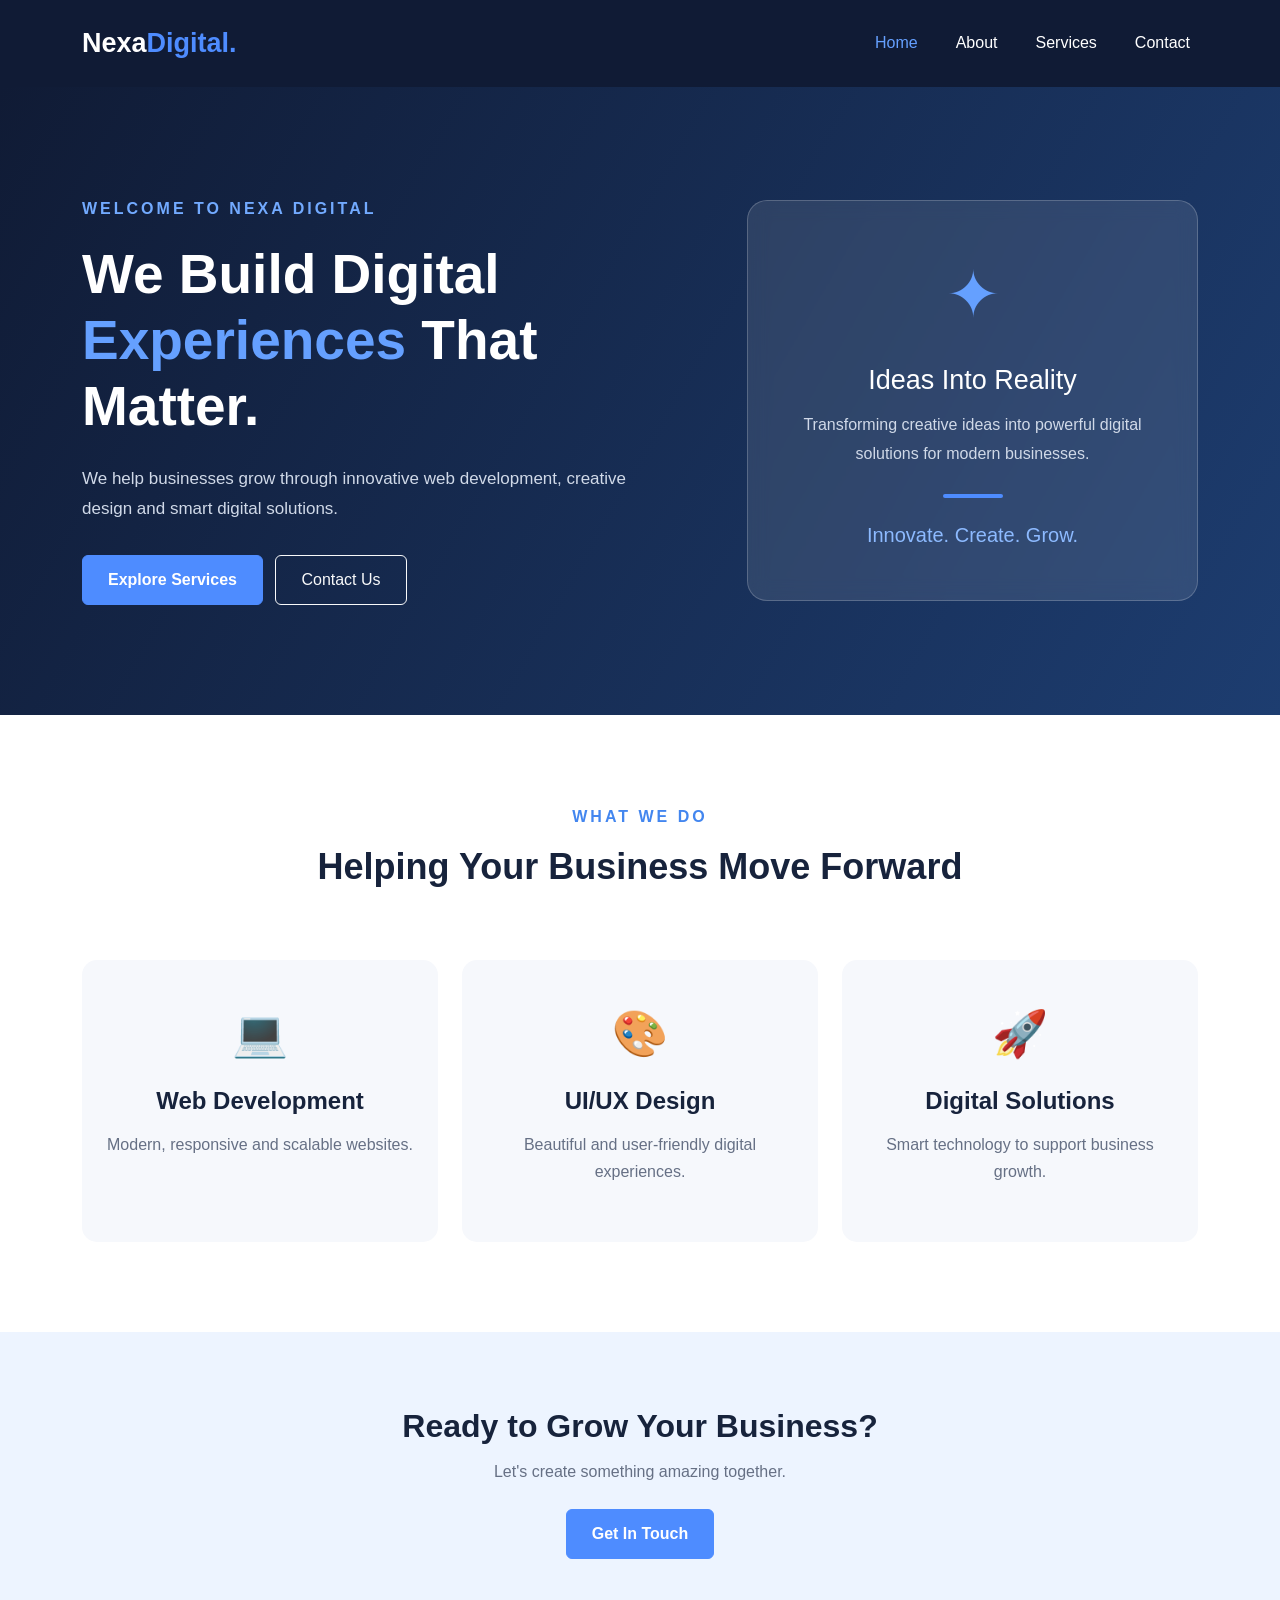
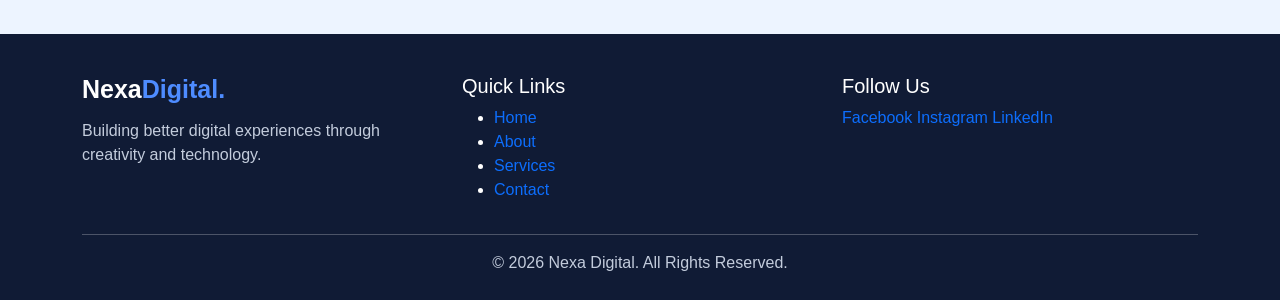
<file: index.html>
<!DOCTYPE html>
<html lang="en">
<head>
    <meta charset="UTF-8">
    <meta name="viewport" content="width=device-width, initial-scale=1.0">
    <title>Nexa Digital | Home</title>

    <!-- Bootstrap CSS -->
    <link href="https://cdn.jsdelivr.net/npm/bootstrap@5.3.3/dist/css/bootstrap.min.css" rel="stylesheet">

    <!-- Custom CSS -->
    <link rel="stylesheet" href="css/style.css">
</head>
<body>

    <!-- Navigation -->
    <nav class="navbar navbar-expand-lg navbar-dark">
        <div class="container">
            <a class="navbar-brand" href="index.html">
                Nexa<span>Digital.</span>
            </a>

            <button class="navbar-toggler" type="button"
                data-bs-toggle="collapse" data-bs-target="#mainNavbar"
                aria-controls="mainNavbar" aria-expanded="false"
                aria-label="Toggle navigation">
                <span class="navbar-toggler-icon"></span>
            </button>

            <div class="collapse navbar-collapse" id="mainNavbar">
                <ul class="navbar-nav ms-auto">
                    <li class="nav-item"><a class="nav-link active" href="index.html">Home</a></li>
                    <li class="nav-item"><a class="nav-link" href="about.html">About</a></li>
                    <li class="nav-item"><a class="nav-link" href="services.html">Services</a></li>
                    <li class="nav-item"><a class="nav-link" href="contact.html">Contact</a></li>
                </ul>
            </div>
        </div>
    </nav>

    <!-- Hero Section -->
    <section class="hero-section">
        <div class="container">
            <div class="row align-items-center">
                <div class="col-lg-7">
                    <p class="hero-tag">WELCOME TO NEXA DIGITAL</p>

                    <h1>
                        We Build Digital
                        <span>Experiences</span>
                        That Matter.
                    </h1>

                    <p class="hero-description">
                        We help businesses grow through innovative web
                        development, creative design and smart digital
                        solutions.
                    </p>

                    <a href="services.html" class="btn btn-primary">
                        Explore Services
                    </a>

                    <a href="contact.html" class="btn btn-outline-light ms-2">
                        Contact Us
                    </a>
                </div>

                <div class="col-lg-5 mt-5 mt-lg-0">
                    <div class="hero-card">
                        <div class="hero-icon">✦</div>
                        <h3>Ideas Into Reality</h3>
                        <p>
                            Transforming creative ideas into powerful
                            digital solutions for modern businesses.
                        </p>
                        <div class="hero-line"></div>
                        <h5>Innovate. Create. Grow.</h5>
                    </div>
                </div>
            </div>
        </div>
    </section>

    <!-- Features Section -->
    <section class="features-section">
        <div class="container text-center">
            <p class="section-tag">WHAT WE DO</p>
            <h2>Helping Your Business Move Forward</h2>

            <div class="row mt-5 g-4">
                <div class="col-md-4">
                    <div class="feature-card">
                        <div class="feature-icon">💻</div>
                        <h4>Web Development</h4>
                        <p>Modern, responsive and scalable websites.</p>
                    </div>
                </div>

                <div class="col-md-4">
                    <div class="feature-card">
                        <div class="feature-icon">🎨</div>
                        <h4>UI/UX Design</h4>
                        <p>Beautiful and user-friendly digital experiences.</p>
                    </div>
                </div>

                <div class="col-md-4">
                    <div class="feature-card">
                        <div class="feature-icon">🚀</div>
                        <h4>Digital Solutions</h4>
                        <p>Smart technology to support business growth.</p>
                    </div>
                </div>
            </div>
        </div>
    </section>

    <!-- Call To Action -->
    <section class="cta-section">
        <div class="container text-center">
            <h2>Ready to Grow Your Business?</h2>
            <p>Let's create something amazing together.</p>
            <a href="contact.html" class="btn btn-primary">
                Get In Touch
            </a>
        </div>
    </section>

    <!-- Footer -->

    <footer class="footer">
        <div class="container">
            <div class="row g-4 text-center text-md-start">

                <div class="col-md-4">
                    <h4>Nexa<span>Digital.</span></h4>
                    <p>Building better digital experiences through
                    creativity and technology.</p>
                </div>

                <div class="col-md-4">
                    <h5>Quick Links</h5>
                    <ul class="footer-links">
                        <li><a href="index.html">Home</a></li>
                        <li><a href="about.html">About</a></li>
                        <li><a href="services.html">Services</a></li>
                        <li><a href="contact.html">Contact</a></li>
                    </ul>
                </div>

                <div class="col-md-4">
                    <h5>Follow Us</h5>
                    <div class="social-links">
                        <a href="https://www.facebook.com/" target="_blank" rel="noopener noreferrer">Facebook</a>
                        <a href="https://www.instagram.com/" target="_blank" rel="noopener noreferrer">Instagram</a>
                        <a href="https://www.linkedin.com/" target="_blank" rel="noopener noreferrer">LinkedIn</a>
                    </div>
                </div>

            </div>

            <hr class="footer-divider">

            <p class="text-center mb-0">
                © 2026 Nexa Digital. All Rights Reserved.
            </p>
        </div>
    </footer>

    <!-- Bootstrap JS -->
    <script src="https://cdn.jsdelivr.net/npm/bootstrap@5.3.3/dist/js/bootstrap.bundle.min.js"></script>

    <!-- Custom JS -->
    <script src="js/script.js"></script>

</body>
</html>
</file>
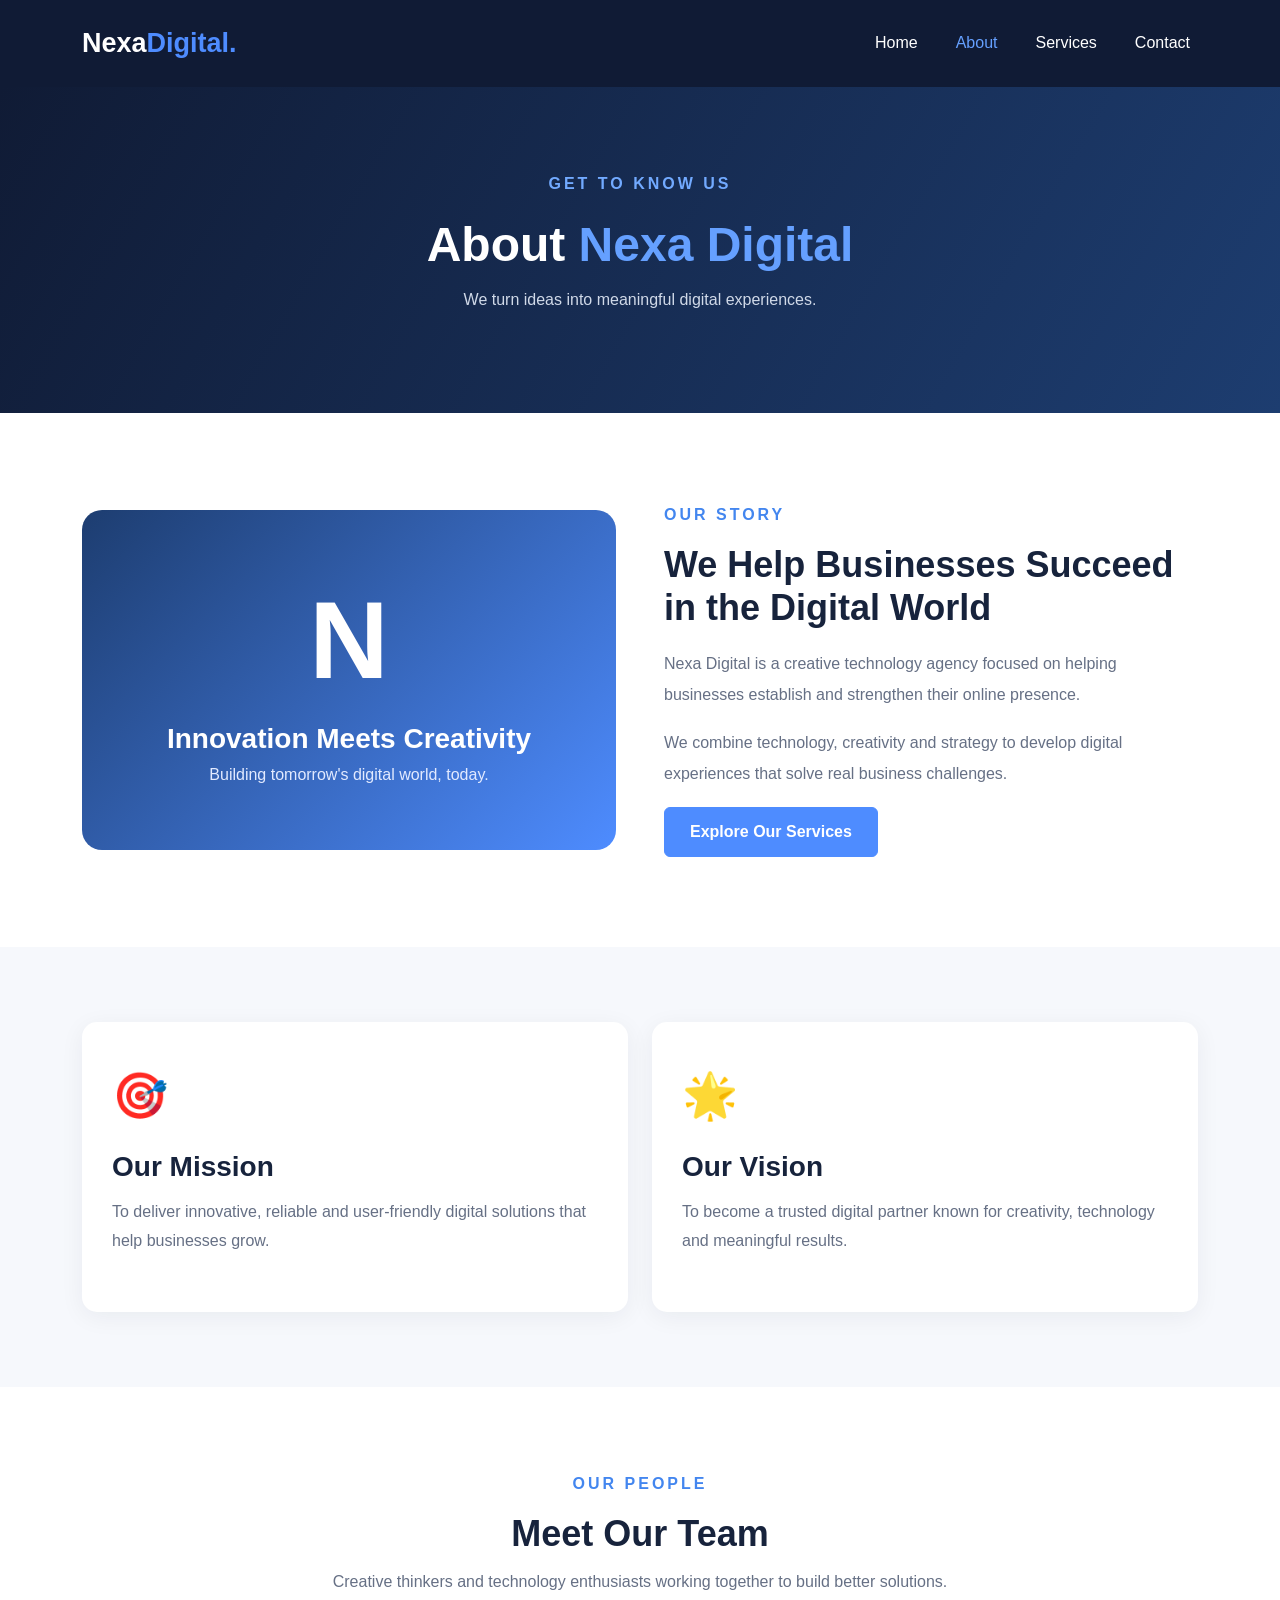
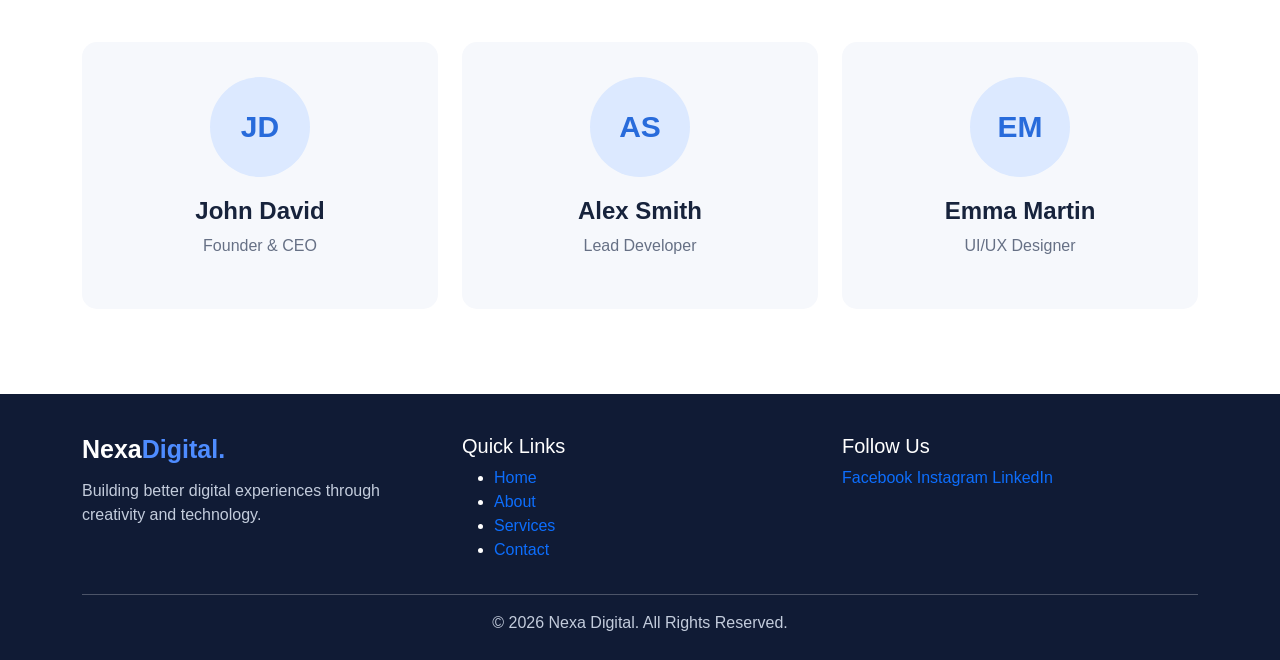
<file: about.html>
<!DOCTYPE html>
<html lang="en">
<head>
    <meta charset="UTF-8">
    <meta name="viewport" content="width=device-width, initial-scale=1.0">
    <title>About Us | Nexa Digital</title>

    <link href="https://cdn.jsdelivr.net/npm/bootstrap@5.3.3/dist/css/bootstrap.min.css" rel="stylesheet">
    <link rel="stylesheet" href="css/style.css">
</head>
<body>

    <!-- Navigation -->
    <nav class="navbar navbar-expand-lg navbar-dark">
        <div class="container">
            <a class="navbar-brand" href="index.html">
                Nexa<span>Digital.</span>
            </a>

            <button class="navbar-toggler" type="button"
                data-bs-toggle="collapse" data-bs-target="#mainNavbar"
                aria-controls="mainNavbar" aria-expanded="false"
                aria-label="Toggle navigation">
                <span class="navbar-toggler-icon"></span>
            </button>

            <div class="collapse navbar-collapse" id="mainNavbar">
                <ul class="navbar-nav ms-auto">
                    <li class="nav-item"><a class="nav-link" href="index.html">Home</a></li>
                    <li class="nav-item"><a class="nav-link active" href="about.html">About</a></li>
                    <li class="nav-item"><a class="nav-link" href="services.html">Services</a></li>
                    <li class="nav-item"><a class="nav-link" href="contact.html">Contact</a></li>
                </ul>
            </div>
        </div>
    </nav>

    <!-- About Hero -->
    <section class="page-hero">
        <div class="container text-center">
            <p class="hero-tag">GET TO KNOW US</p>
            <h1>About <span>Nexa Digital</span></h1>
            <p>We turn ideas into meaningful digital experiences.</p>
        </div>
    </section>

    <!-- Company Story -->
    <section class="about-section">
        <div class="container">
            <div class="row align-items-center g-5">

                <div class="col-lg-6">
                    <div class="about-visual">
                        <div class="about-symbol">N</div>
                        <h3>Innovation Meets Creativity</h3>
                        <p>Building tomorrow's digital world, today.</p>
                    </div>
                </div>

                <div class="col-lg-6">
                    <p class="section-tag">OUR STORY</p>
                    <h2>We Help Businesses Succeed in the Digital World</h2>

                    <p class="about-text">
                        Nexa Digital is a creative technology agency
                        focused on helping businesses establish and
                        strengthen their online presence.
                    </p>

                    <p class="about-text">
                        We combine technology, creativity and strategy
                        to develop digital experiences that solve
                        real business challenges.
                    </p>

                    <a href="services.html" class="btn btn-primary">
                        Explore Our Services
                    </a>
                </div>

            </div>
        </div>
    </section>

    <!-- Mission Vision -->
    <section class="mission-section">
        <div class="container">
            <div class="row g-4">

                <div class="col-md-6">
                    <div class="mission-card">
                        <div class="feature-icon">🎯</div>
                        <h3>Our Mission</h3>
                        <p>
                            To deliver innovative, reliable and
                            user-friendly digital solutions that
                            help businesses grow.
                        </p>
                    </div>
                </div>

                <div class="col-md-6">
                    <div class="mission-card">
                        <div class="feature-icon">🌟</div>
                        <h3>Our Vision</h3>
                        <p>
                            To become a trusted digital partner
                            known for creativity, technology and
                            meaningful results.
                        </p>
                    </div>
                </div>

            </div>
        </div>
    </section>

    <!-- Team Section -->
    <section class="team-section">
        <div class="container text-center">
            <p class="section-tag">OUR PEOPLE</p>
            <h2>Meet Our Team</h2>
            <p class="team-description">
                Creative thinkers and technology enthusiasts
                working together to build better solutions.
            </p>

            <div class="row g-4 mt-4">

                <div class="col-md-4">
                    <div class="team-card">
                        <div class="team-avatar">JD</div>
                        <h4>John David</h4>
                        <p>Founder & CEO</p>
                    </div>
                </div>

                <div class="col-md-4">
                    <div class="team-card">
                        <div class="team-avatar">AS</div>
                        <h4>Alex Smith</h4>
                        <p>Lead Developer</p>
                    </div>
                </div>

                <div class="col-md-4">
                    <div class="team-card">
                        <div class="team-avatar">EM</div>
                        <h4>Emma Martin</h4>
                        <p>UI/UX Designer</p>
                    </div>
                </div>

            </div>
        </div>
    </section>

    <!-- Footer -->

    <footer class="footer">
        <div class="container">
            <div class="row g-4 text-center text-md-start">

                <div class="col-md-4">
                    <h4>Nexa<span>Digital.</span></h4>
                    <p>Building better digital experiences through
                    creativity and technology.</p>
                </div>

                <div class="col-md-4">
                    <h5>Quick Links</h5>
                    <ul class="footer-links">
                        <li><a href="index.html">Home</a></li>
                        <li><a href="about.html">About</a></li>
                        <li><a href="services.html">Services</a></li>
                        <li><a href="contact.html">Contact</a></li>
                    </ul>
                </div>

                <div class="col-md-4">
                    <h5>Follow Us</h5>
                    <div class="social-links">
                        <a href="https://www.facebook.com/" target="_blank" rel="noopener noreferrer">Facebook</a>
                        <a href="https://www.instagram.com/" target="_blank" rel="noopener noreferrer">Instagram</a>
                        <a href="https://www.linkedin.com/" target="_blank" rel="noopener noreferrer">LinkedIn</a>
                    </div>
                </div>

            </div>

            <hr class="footer-divider">

            <p class="text-center mb-0">
                © 2026 Nexa Digital. All Rights Reserved.
            </p>
        </div>
    </footer>

    <script src="https://cdn.jsdelivr.net/npm/bootstrap@5.3.3/dist/js/bootstrap.bundle.min.js"></script>
    <script src="js/script.js"></script>

</body>
</html>
</file>
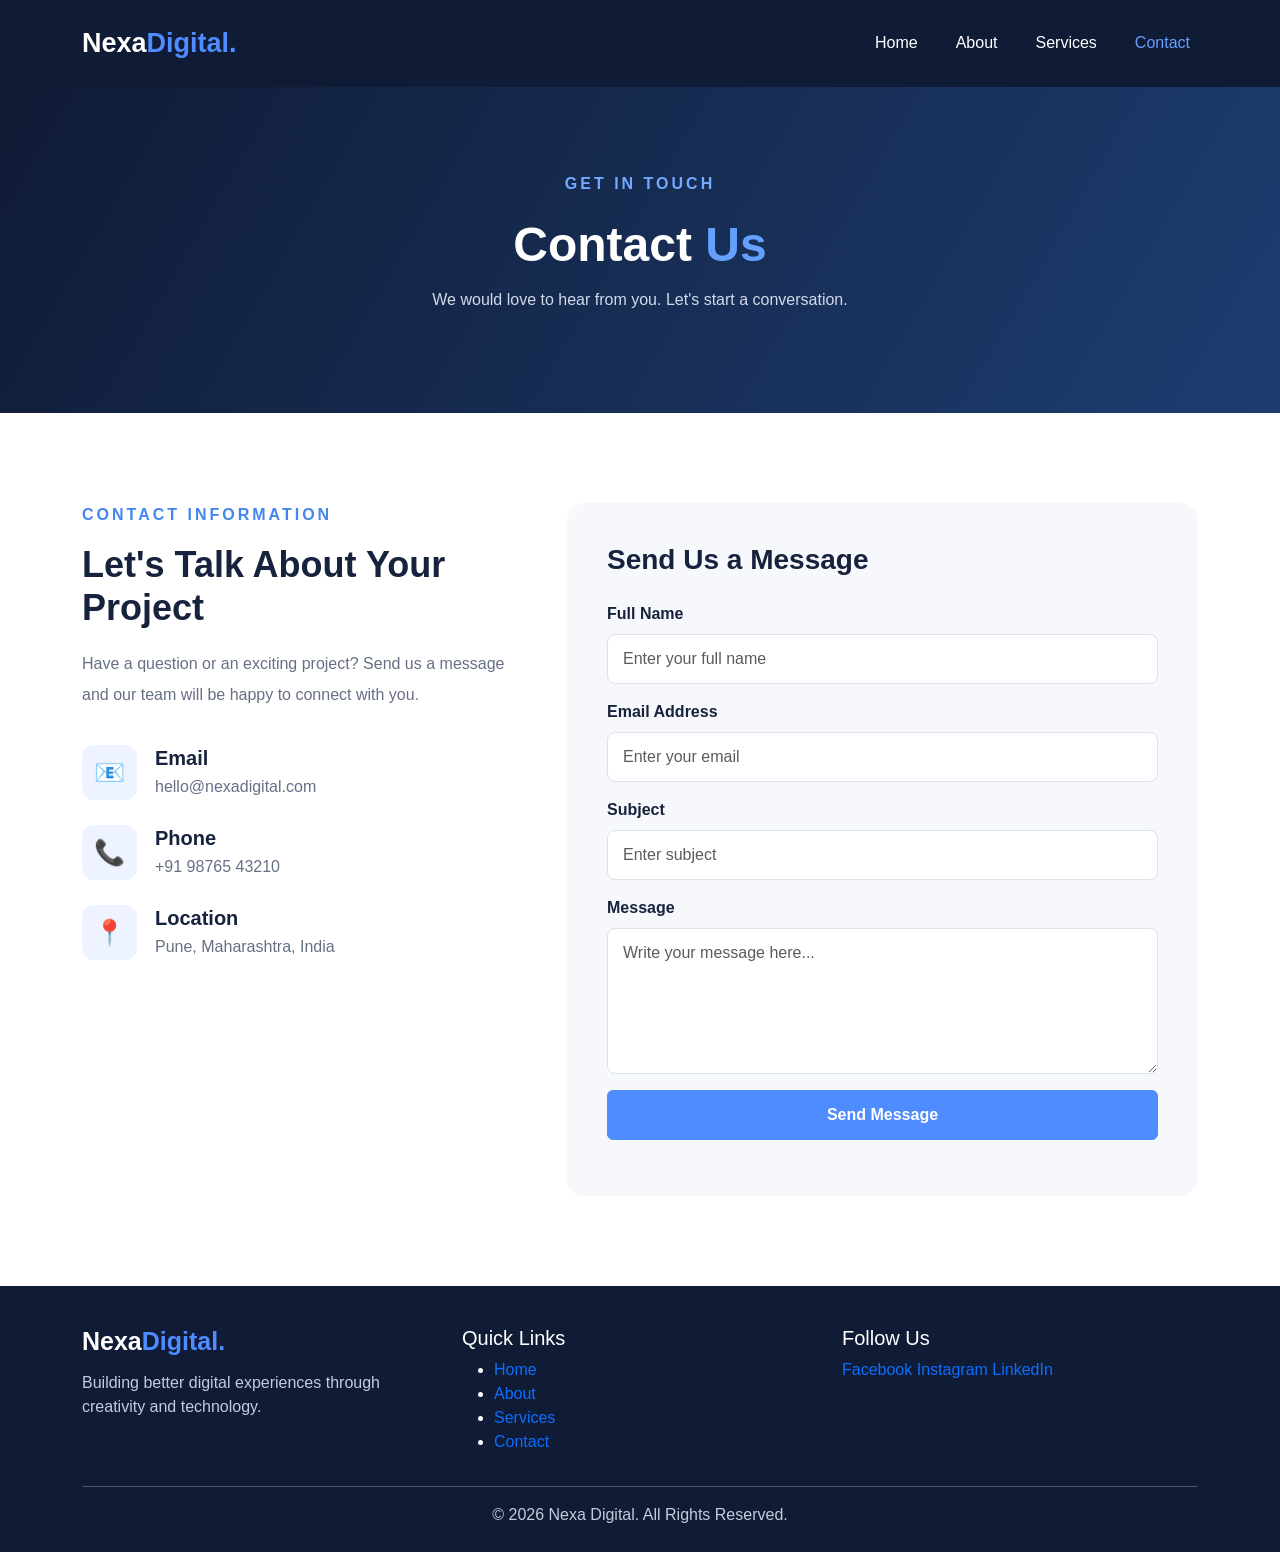
<file: contact.html>
<!DOCTYPE html>
<html lang="en">
<head>
    <meta charset="UTF-8">
    <meta name="viewport" content="width=device-width, initial-scale=1.0">
    <title>Contact Us | Nexa Digital</title>

    <link href="https://cdn.jsdelivr.net/npm/bootstrap@5.3.3/dist/css/bootstrap.min.css" rel="stylesheet">
    <link rel="stylesheet" href="css/style.css">
</head>
<body>

    <!-- Navigation -->
    <nav class="navbar navbar-expand-lg navbar-dark">
        <div class="container">
            <a class="navbar-brand" href="index.html">
                Nexa<span>Digital.</span>
            </a>

            <button class="navbar-toggler" type="button"
                data-bs-toggle="collapse" data-bs-target="#mainNavbar"
                aria-controls="mainNavbar" aria-expanded="false"
                aria-label="Toggle navigation">
                <span class="navbar-toggler-icon"></span>
            </button>

            <div class="collapse navbar-collapse" id="mainNavbar">
                <ul class="navbar-nav ms-auto">
                    <li class="nav-item"><a class="nav-link" href="index.html">Home</a></li>
                    <li class="nav-item"><a class="nav-link" href="about.html">About</a></li>
                    <li class="nav-item"><a class="nav-link" href="services.html">Services</a></li>
                    <li class="nav-item"><a class="nav-link active" href="contact.html">Contact</a></li>
                </ul>
            </div>
        </div>
    </nav>

    <!-- Contact Hero -->
    <section class="page-hero">
        <div class="container text-center">
            <p class="hero-tag">GET IN TOUCH</p>
            <h1>Contact <span>Us</span></h1>
            <p>We would love to hear from you. Let's start a conversation.</p>
        </div>
    </section>

    <!-- Contact Section -->
    <section class="contact-section">
        <div class="container">
            <div class="row g-5">

                <!-- Contact Information -->
                <div class="col-lg-5">
                    <p class="section-tag">CONTACT INFORMATION</p>
                    <h2>Let's Talk About Your Project</h2>

                    <p class="contact-description">
                        Have a question or an exciting project?
                        Send us a message and our team will be happy
                        to connect with you.
                    </p>

                    <div class="contact-info">
                        <div class="contact-icon">📧</div>
                        <div>
                            <h5>Email</h5>
                            <p>hello@nexadigital.com</p>
                        </div>
                    </div>

                    <div class="contact-info">
                        <div class="contact-icon">📞</div>
                        <div>
                            <h5>Phone</h5>
                            <p>+91 98765 43210</p>
                        </div>
                    </div>

                    <div class="contact-info">
                        <div class="contact-icon">📍</div>
                        <div>
                            <h5>Location</h5>
                            <p>Pune, Maharashtra, India</p>
                        </div>
                    </div>
                </div>

                <!-- Contact Form -->
                <div class="col-lg-7">
                    <div class="contact-form-card">
                        <h3>Send Us a Message</h3>

                        <form id="contactForm" novalidate>

                            <div class="mb-3">
                                <label for="name" class="form-label">Full Name</label>
                                <input type="text" id="name" name="name"
                                    class="form-control"
                                    placeholder="Enter your full name" required>
                                <div class="invalid-feedback">
                                    Please enter your name.
                                </div>
                            </div>

                            <div class="mb-3">
                                <label for="email" class="form-label">Email Address</label>
                                <input type="email" id="email" name="email"
                                    class="form-control"
                                    placeholder="Enter your email" required>
                                <div class="invalid-feedback">
                                    Please enter a valid email address.
                                </div>
                            </div>

                            <div class="mb-3">
                                <label for="subject" class="form-label">Subject</label>
                                <input type="text" id="subject" name="subject"
                                    class="form-control"
                                    placeholder="Enter subject" required>
                                <div class="invalid-feedback">
                                    Please enter a subject.
                                </div>
                            </div>

                            <div class="mb-3">
                                <label for="message" class="form-label">Message</label>
                                <textarea id="message" name="message"
                                    class="form-control" rows="5"
                                    placeholder="Write your message here..."
                                    required></textarea>
                                <div class="invalid-feedback">
                                    Please enter your message.
                                </div>
                            </div>

                            <button type="submit" class="btn btn-primary w-100">
                                Send Message
                            </button>

                            <div id="formMessage" class="mt-3" role="status"
                                aria-live="polite"></div>

                        </form>
                    </div>
                </div>

            </div>
        </div>
    </section>

    <!-- Footer -->

    <footer class="footer">
        <div class="container">
            <div class="row g-4 text-center text-md-start">

                <div class="col-md-4">
                    <h4>Nexa<span>Digital.</span></h4>
                    <p>Building better digital experiences through
                    creativity and technology.</p>
                </div>

                <div class="col-md-4">
                    <h5>Quick Links</h5>
                    <ul class="footer-links">
                        <li><a href="index.html">Home</a></li>
                        <li><a href="about.html">About</a></li>
                        <li><a href="services.html">Services</a></li>
                        <li><a href="contact.html">Contact</a></li>
                    </ul>
                </div>

                <div class="col-md-4">
                    <h5>Follow Us</h5>
                    <div class="social-links">
                        <a href="https://www.facebook.com/" target="_blank" rel="noopener noreferrer">Facebook</a>
                        <a href="https://www.instagram.com/" target="_blank" rel="noopener noreferrer">Instagram</a>
                        <a href="https://www.linkedin.com/" target="_blank" rel="noopener noreferrer">LinkedIn</a>
                    </div>
                </div>

            </div>

            <hr class="footer-divider">

            <p class="text-center mb-0">
                © 2026 Nexa Digital. All Rights Reserved.
            </p>
        </div>
    </footer>

    <script src="https://cdn.jsdelivr.net/npm/bootstrap@5.3.3/dist/js/bootstrap.bundle.min.js"></script>
    <script src="js/script.js"></script>

</body>
</html>
</file>
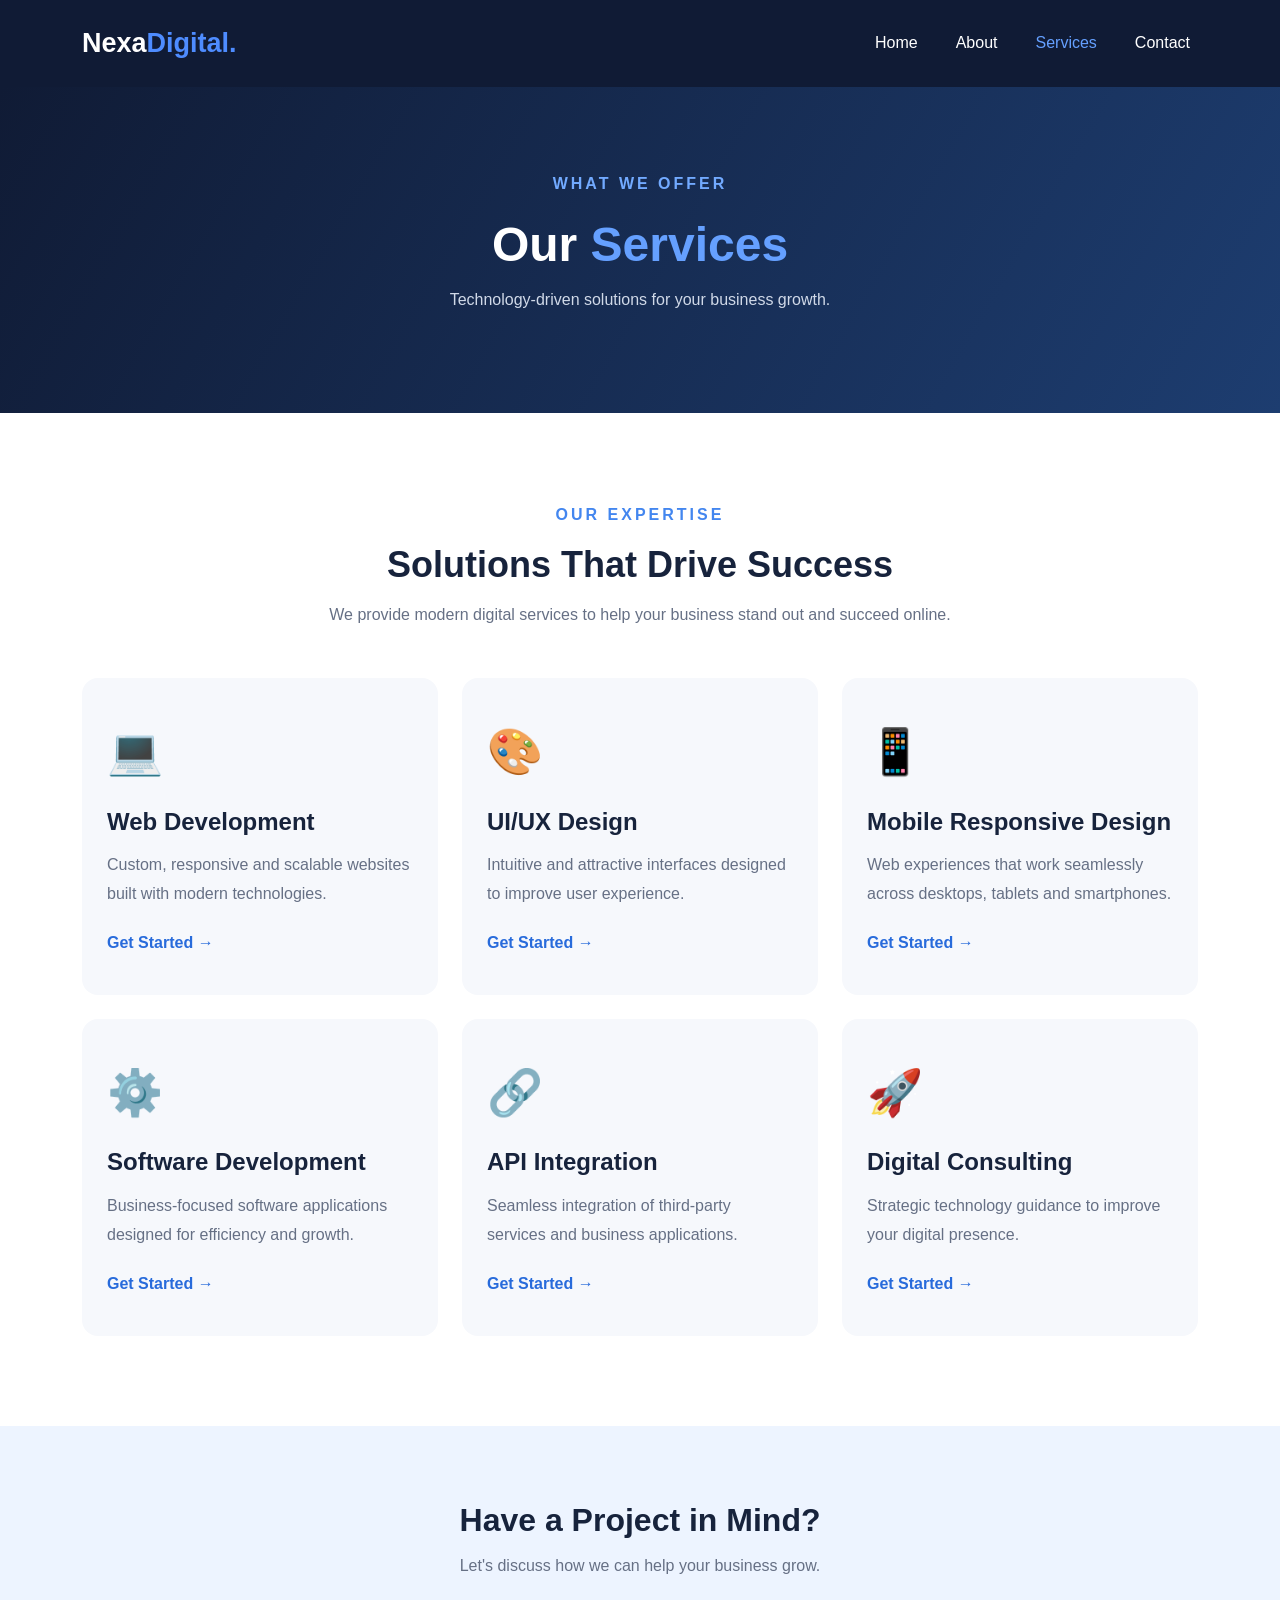
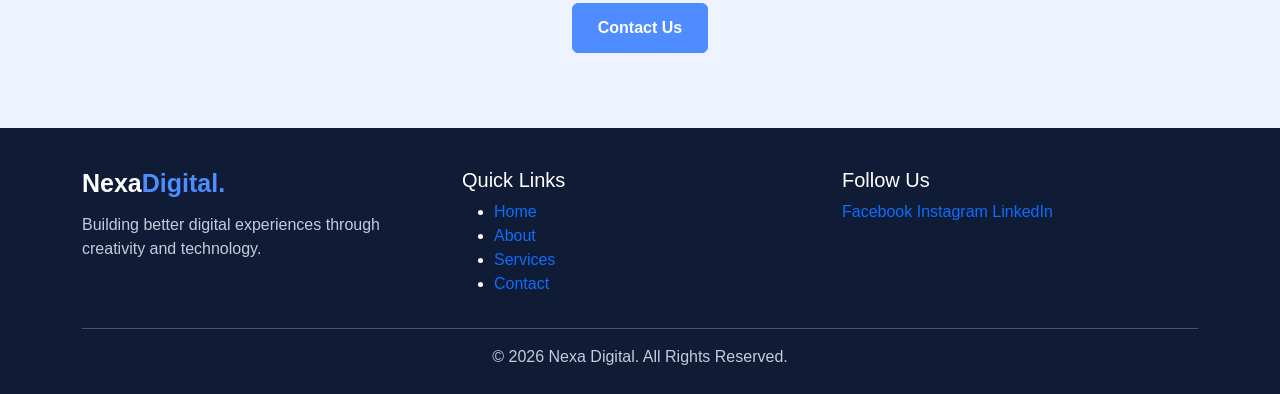
<file: services.html>
<!DOCTYPE html>
<html lang="en">
<head>
    <meta charset="UTF-8">
    <meta name="viewport" content="width=device-width, initial-scale=1.0">
    <title>Our Services | Nexa Digital</title>

    <link href="https://cdn.jsdelivr.net/npm/bootstrap@5.3.3/dist/css/bootstrap.min.css" rel="stylesheet">
    <link rel="stylesheet" href="css/style.css">
</head>
<body>

    <!-- Navigation -->
    <nav class="navbar navbar-expand-lg navbar-dark">
        <div class="container">
            <a class="navbar-brand" href="index.html">
                Nexa<span>Digital.</span>
            </a>

            <button class="navbar-toggler" type="button"
                data-bs-toggle="collapse" data-bs-target="#mainNavbar"
                aria-controls="mainNavbar" aria-expanded="false"
                aria-label="Toggle navigation">
                <span class="navbar-toggler-icon"></span>
            </button>

            <div class="collapse navbar-collapse" id="mainNavbar">
                <ul class="navbar-nav ms-auto">
                    <li class="nav-item"><a class="nav-link" href="index.html">Home</a></li>
                    <li class="nav-item"><a class="nav-link" href="about.html">About</a></li>
                    <li class="nav-item"><a class="nav-link active" href="services.html">Services</a></li>
                    <li class="nav-item"><a class="nav-link" href="contact.html">Contact</a></li>
                </ul>
            </div>
        </div>
    </nav>

    <!-- Services Hero -->
    <section class="page-hero">
        <div class="container text-center">
            <p class="hero-tag">WHAT WE OFFER</p>
            <h1>Our <span>Services</span></h1>
            <p>Technology-driven solutions for your business growth.</p>
        </div>
    </section>

    <!-- Services -->
    <section class="services-section">
        <div class="container text-center">
            <p class="section-tag">OUR EXPERTISE</p>
            <h2>Solutions That Drive Success</h2>
            <p class="services-intro">
                We provide modern digital services to help your business
                stand out and succeed online.
            </p>

            <div class="row g-4 mt-4">

                <div class="col-md-6 col-lg-4">
                    <div class="service-card">
                        <div class="service-icon">💻</div>
                        <h4>Web Development</h4>
                        <p>Custom, responsive and scalable websites built
                        with modern technologies.</p>
                        <a href="contact.html">Get Started →</a>
                    </div>
                </div>

                <div class="col-md-6 col-lg-4">
                    <div class="service-card">
                        <div class="service-icon">🎨</div>
                        <h4>UI/UX Design</h4>
                        <p>Intuitive and attractive interfaces designed
                        to improve user experience.</p>
                        <a href="contact.html">Get Started →</a>
                    </div>
                </div>

                <div class="col-md-6 col-lg-4">
                    <div class="service-card">
                        <div class="service-icon">📱</div>
                        <h4>Mobile Responsive Design</h4>
                        <p>Web experiences that work seamlessly across
                        desktops, tablets and smartphones.</p>
                        <a href="contact.html">Get Started →</a>
                    </div>
                </div>

                <div class="col-md-6 col-lg-4">
                    <div class="service-card">
                        <div class="service-icon">⚙️</div>
                        <h4>Software Development</h4>
                        <p>Business-focused software applications
                        designed for efficiency and growth.</p>
                        <a href="contact.html">Get Started →</a>
                    </div>
                </div>

                <div class="col-md-6 col-lg-4">
                    <div class="service-card">
                        <div class="service-icon">🔗</div>
                        <h4>API Integration</h4>
                        <p>Seamless integration of third-party services
                        and business applications.</p>
                        <a href="contact.html">Get Started →</a>
                    </div>
                </div>

                <div class="col-md-6 col-lg-4">
                    <div class="service-card">
                        <div class="service-icon">🚀</div>
                        <h4>Digital Consulting</h4>
                        <p>Strategic technology guidance to improve
                        your digital presence.</p>
                        <a href="contact.html">Get Started →</a>
                    </div>
                </div>

            </div>
        </div>
    </section>

    <!-- CTA -->
    <section class="cta-section">
        <div class="container text-center">
            <h2>Have a Project in Mind?</h2>
            <p>Let's discuss how we can help your business grow.</p>
            <a href="contact.html" class="btn btn-primary">Contact Us</a>
        </div>
    </section>

    <!-- Footer -->

    <footer class="footer">
        <div class="container">
            <div class="row g-4 text-center text-md-start">

                <div class="col-md-4">
                    <h4>Nexa<span>Digital.</span></h4>
                    <p>Building better digital experiences through
                    creativity and technology.</p>
                </div>

                <div class="col-md-4">
                    <h5>Quick Links</h5>
                    <ul class="footer-links">
                        <li><a href="index.html">Home</a></li>
                        <li><a href="about.html">About</a></li>
                        <li><a href="services.html">Services</a></li>
                        <li><a href="contact.html">Contact</a></li>
                    </ul>
                </div>

                <div class="col-md-4">
                    <h5>Follow Us</h5>
                    <div class="social-links">
                        <a href="https://www.facebook.com/" target="_blank" rel="noopener noreferrer">Facebook</a>
                        <a href="https://www.instagram.com/" target="_blank" rel="noopener noreferrer">Instagram</a>
                        <a href="https://www.linkedin.com/" target="_blank" rel="noopener noreferrer">LinkedIn</a>
                    </div>
                </div>

            </div>

            <hr class="footer-divider">

            <p class="text-center mb-0">
                © 2026 Nexa Digital. All Rights Reserved.
            </p>
        </div>
    </footer>

    <script src="https://cdn.jsdelivr.net/npm/bootstrap@5.3.3/dist/js/bootstrap.bundle.min.js"></script>
    <script src="js/script.js"></script>

</body>
</html>
</file>
<file: css/style.css>
/* =========================
   GLOBAL STYLING
========================= */

* {
    margin: 0;
    padding: 0;
    box-sizing: border-box;
}

body {
    font-family: Arial, Helvetica, sans-serif;
    color: #17233c;
    background: #ffffff;
}

a {
    text-decoration: none;
}

/* =========================
   NAVIGATION
========================= */

.navbar {
    background: #101b35;
    padding: 18px 0;
}

.navbar-brand {
    font-size: 27px;
    font-weight: bold;
    color: #ffffff;
}

.navbar-brand span,
.footer span {
    color: #4e8cff;
}

.nav-link {
    color: #ffffff !important;
    margin-left: 22px;
    font-weight: 500;
}

.nav-link:hover,
.nav-link.active {
    color: #65a0ff !important;
}

/* =========================
   HERO SECTION
========================= */

.hero-section {
    background: linear-gradient(120deg, #101b35, #1d3d70);
    color: #ffffff;
    padding: 110px 0;
}

.hero-tag {
    color: #72aaff;
    font-weight: bold;
    letter-spacing: 3px;
    margin-bottom: 20px;
}

.hero-section h1 {
    font-size: 55px;
    font-weight: 800;
    line-height: 1.2;
    margin-bottom: 25px;
}

.hero-section h1 span {
    color: #65a0ff;
}

.hero-description {
    color: #d0d9e8;
    font-size: 17px;
    line-height: 1.8;
    max-width: 550px;
    margin-bottom: 30px;
}

.btn-primary {
    background: #4e8cff;
    border: 1px solid #4e8cff;
    padding: 12px 25px;
    font-weight: 600;
}

.btn-primary:hover {
    background: #286bdb;
    border-color: #286bdb;
}

.btn-outline-light {
    padding: 12px 25px;
}

/* HERO CARD */

.hero-card {
    background: rgba(255, 255, 255, 0.10);
    border: 1px solid rgba(255, 255, 255, 0.20);
    border-radius: 20px;
    padding: 45px 35px;
    text-align: center;
    backdrop-filter: blur(10px);
}

.hero-icon {
    font-size: 65px;
    color: #65a0ff;
    margin-bottom: 20px;
}

.hero-card h3 {
    font-size: 27px;
    margin-bottom: 15px;
}

.hero-card p {
    color: #d0d9e8;
    line-height: 1.8;
}

.hero-line {
    width: 60px;
    height: 4px;
    background: #4e8cff;
    margin: 25px auto;
    border-radius: 10px;
}

.hero-card h5 {
    color: #8dbaff;
}

/* =========================
   FEATURES SECTION
========================= */

.features-section {
    padding: 90px 0;
}

.section-tag {
    color: #4386ef;
    font-weight: bold;
    letter-spacing: 3px;
}

.features-section h2 {
    font-size: 36px;
    font-weight: 750;
    margin-top: 10px;
}

.feature-card {
    background: #f6f8fc;
    padding: 40px 25px;
    border-radius: 15px;
    height: 100%;
    transition: 0.3s ease;
}

.feature-card:hover {
    transform: translateY(-8px);
    box-shadow: 0 12px 30px rgba(16, 27, 53, 0.12);
}

.feature-icon {
    font-size: 45px;
    margin-bottom: 20px;
}

.feature-card h4 {
    font-weight: bold;
    margin-bottom: 15px;
}

.feature-card p {
    color: #667085;
    line-height: 1.7;
}

/* =========================
   CALL TO ACTION
========================= */

.cta-section {
    background: #edf4ff;
    padding: 75px 20px;
}

.cta-section h2 {
    font-weight: 750;
    margin-bottom: 15px;
}

.cta-section p {
    color: #667085;
    margin-bottom: 25px;
}

/* =========================
   FOOTER
========================= */

.footer {
    background: #101b35;
    color: #ffffff;
    padding: 40px 15px 25px;
}

.footer h4 {
    font-size: 25px;
    font-weight: bold;
    margin-bottom: 15px;
}

.footer p {
    color: #c3ccdc;
    margin-bottom: 10px;
}

/* =========================
   RESPONSIVE DESIGN
========================= */

@media (max-width: 991px) {
    .hero-section {
        padding: 80px 0;
    }

    .hero-section h1 {
        font-size: 45px;
    }

    .nav-link {
        margin-left: 0;
        padding: 10px 0;
    }
}

@media (max-width: 576px) {
    .hero-section {
        padding: 65px 0;
    }

    .hero-section h1 {
        font-size: 36px;
    }

    .hero-description {
        font-size: 15px;
    }

    .hero-card {
        padding: 35px 20px;
    }

    .features-section {
        padding: 60px 0;
    }

    .features-section h2 {
        font-size: 28px;
    }

    .btn-outline-light {
        margin-left: 0 !important;
        margin-top: 12px;
    }
}

/* =========================
   ABOUT PAGE
========================= */

.page-hero {
    background: linear-gradient(120deg, #101b35, #1d3d70);
    color: white;
    padding: 85px 20px;
}

.page-hero h1 {
    font-size: 48px;
    font-weight: 800;
    margin-bottom: 15px;
}

.page-hero h1 span {
    color: #65a0ff;
}

.page-hero p:last-child {
    color: #d0d9e8;
}

.about-section {
    padding: 90px 0;
}

.about-section h2 {
    font-size: 36px;
    font-weight: 750;
    margin-bottom: 20px;
}

.about-text {
    color: #667085;
    line-height: 1.9;
    margin-bottom: 18px;
}

.about-visual {
    min-height: 340px;
    background: linear-gradient(135deg, #1d3d70, #4e8cff);
    border-radius: 20px;
    color: white;
    display: flex;
    flex-direction: column;
    justify-content: center;
    align-items: center;
    text-align: center;
    padding: 30px;
}

.about-symbol {
    font-size: 110px;
    font-weight: 800;
    color: #ffffff;
}

.about-visual h3 {
    font-weight: bold;
}

.about-visual p {
    color: #e2eaff;
}

.mission-section {
    background: #f6f8fc;
    padding: 75px 0;
}

.mission-card {
    background: white;
    padding: 40px 30px;
    border-radius: 15px;
    height: 100%;
    box-shadow: 0 5px 25px rgba(16, 27, 53, 0.06);
}

.mission-card h3 {
    font-weight: bold;
    margin-bottom: 15px;
}

.mission-card p {
    color: #667085;
    line-height: 1.8;
}

.team-section {
    padding: 85px 0;
}

.team-section h2 {
    font-size: 36px;
    font-weight: 750;
}

.team-description {
    color: #667085;
    margin-top: 15px;
}

.team-card {
    background: #f6f8fc;
    padding: 35px 20px;
    border-radius: 15px;
    height: 100%;
    transition: 0.3s;
}

.team-card:hover {
    transform: translateY(-7px);
}

.team-avatar {
    width: 100px;
    height: 100px;
    border-radius: 50%;
    background: #dce9ff;
    color: #286bdb;
    font-size: 30px;
    font-weight: bold;
    display: flex;
    align-items: center;
    justify-content: center;
    margin: 0 auto 20px;
}

.team-card h4 {
    font-weight: bold;
}

.team-card p {
    color: #667085;
}

@media (max-width: 576px) {
    .page-hero h1 {
        font-size: 35px;
    }

    .about-section {
        padding: 60px 0;
    }

    .about-section h2,
    .team-section h2 {
        font-size: 28px;
    }
}

/* =========================
   SERVICES PAGE
========================= */

.services-section {
    padding: 90px 0;
}

.services-section h2 {
    font-size: 36px;
    font-weight: 750;
    margin-top: 10px;
}

.services-intro {
    color: #667085;
    margin-top: 15px;
    max-width: 650px;
    margin-left: auto;
    margin-right: auto;
    line-height: 1.8;
}

.service-card {
    background: #f6f8fc;
    border-radius: 16px;
    padding: 40px 25px;
    height: 100%;
    transition: all 0.3s ease;
    text-align: left;
}

.service-card:hover {
    transform: translateY(-8px);
    background: #ffffff;
    box-shadow: 0 12px 30px rgba(16, 27, 53, 0.12);
}

.service-icon {
    font-size: 45px;
    margin-bottom: 22px;
}

.service-card h4 {
    font-weight: bold;
    margin-bottom: 15px;
    color: #17233c;
}

.service-card p {
    color: #667085;
    line-height: 1.8;
    margin-bottom: 22px;
}

.service-card a {
    color: #286bdb;
    font-weight: bold;
}

.service-card a:hover {
    color: #101b35;
}

@media (max-width: 576px) {
    .services-section {
        padding: 60px 0;
    }

    .services-section h2 {
        font-size: 28px;
    }

    .service-card {
        padding: 30px 22px;
    }
}

/* =========================
   CONTACT PAGE
========================= */

.contact-section {
    padding: 90px 0;
}

.contact-section h2 {
    font-size: 36px;
    font-weight: 750;
    margin: 12px 0 20px;
}

.contact-description {
    color: #667085;
    line-height: 1.9;
    margin-bottom: 35px;
}

.contact-info {
    display: flex;
    align-items: center;
    gap: 18px;
    margin-bottom: 25px;
}

.contact-icon {
    width: 55px;
    height: 55px;
    background: #edf4ff;
    border-radius: 12px;
    display: flex;
    align-items: center;
    justify-content: center;
    font-size: 25px;
    flex-shrink: 0;
}

.contact-info h5 {
    font-weight: bold;
    margin-bottom: 5px;
}

.contact-info p {
    color: #667085;
    margin-bottom: 0;
}

.contact-form-card {
    background: #f6f8fc;
    padding: 40px;
    border-radius: 18px;
}

.contact-form-card h3 {
    font-weight: bold;
    margin-bottom: 25px;
}

.contact-form-card .form-control {
    padding: 12px 15px;
    border: 1px solid #dce2ec;
    border-radius: 8px;
}

.contact-form-card .form-control:focus {
    border-color: #4e8cff;
    box-shadow: 0 0 0 3px rgba(78, 140, 255, 0.12);
}

.contact-form-card label {
    font-weight: 600;
}

#formMessage {
    font-weight: 600;
}

@media (max-width: 576px) {
    .contact-section {
        padding: 60px 0;
    }

    .contact-section h2 {
        font-size: 28px;
    }

    .contact-form-card {
        padding: 25px 18px;
    }
}
</file>
